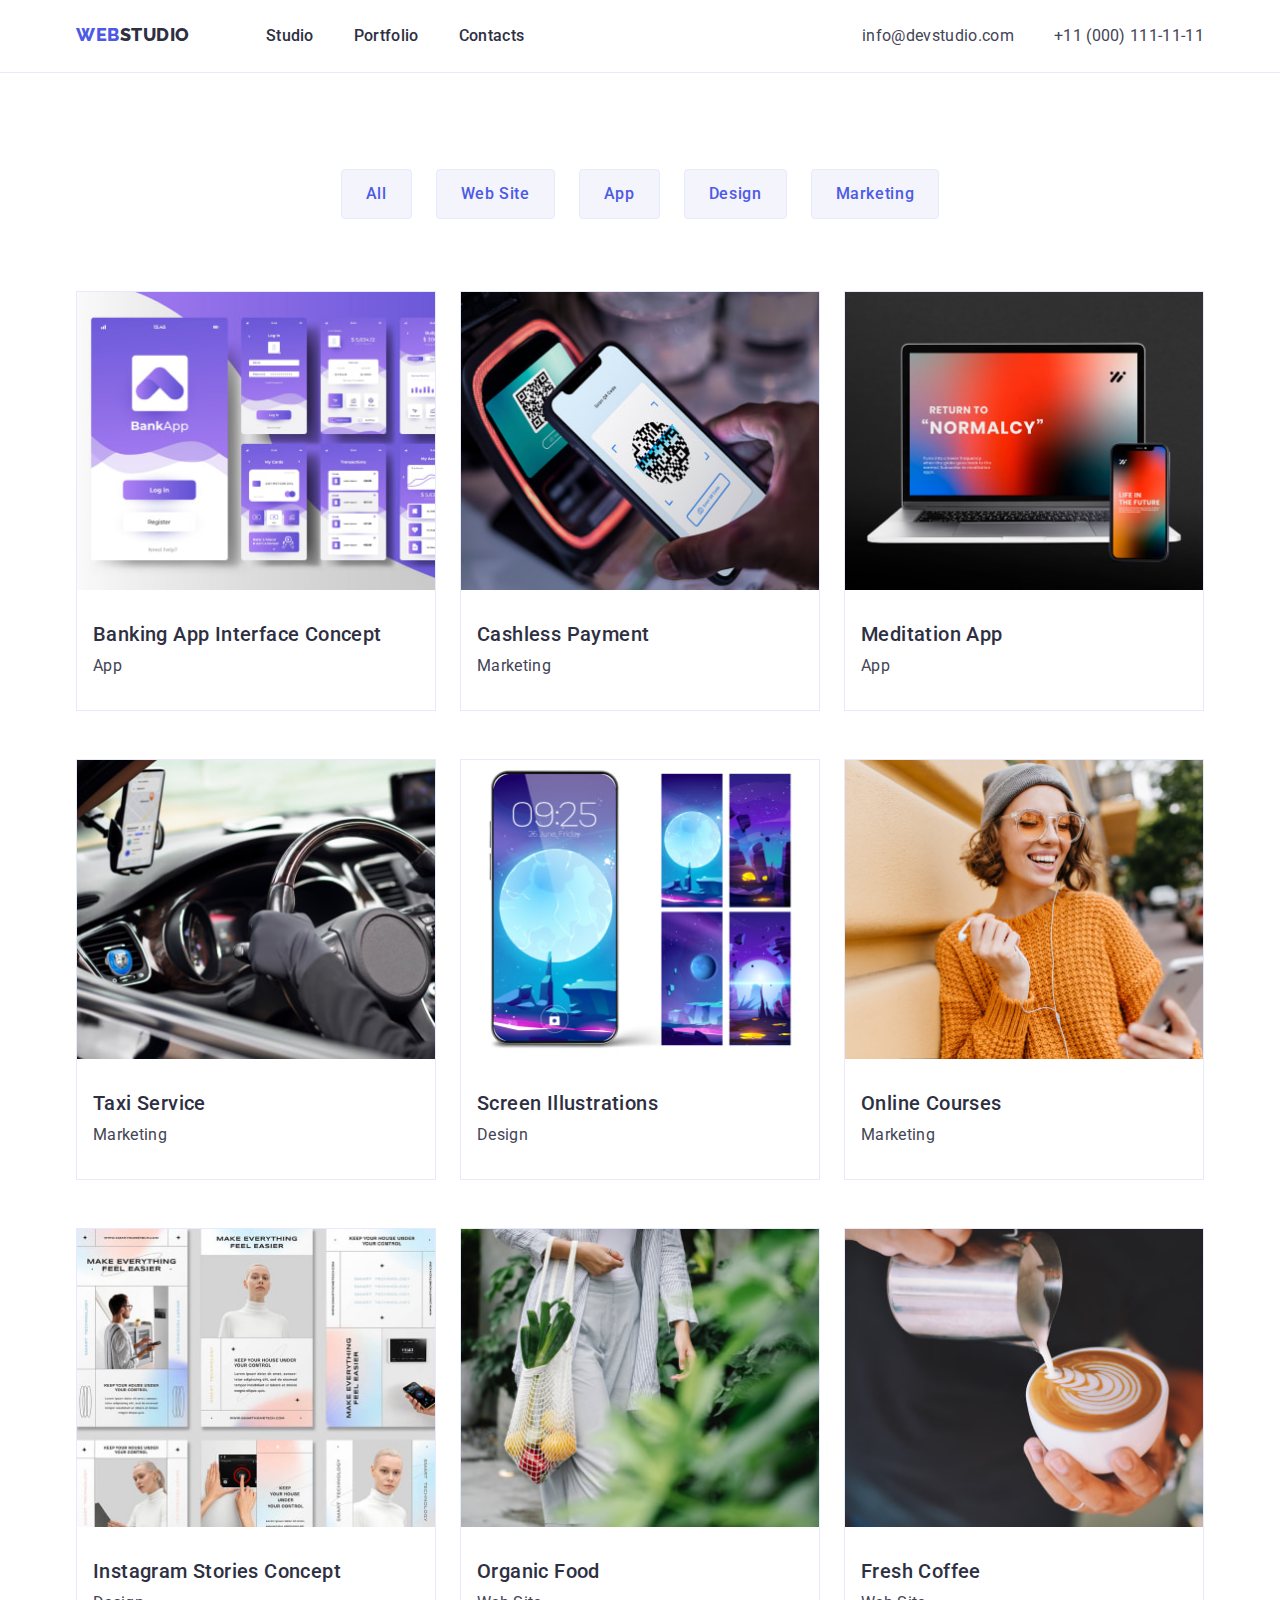
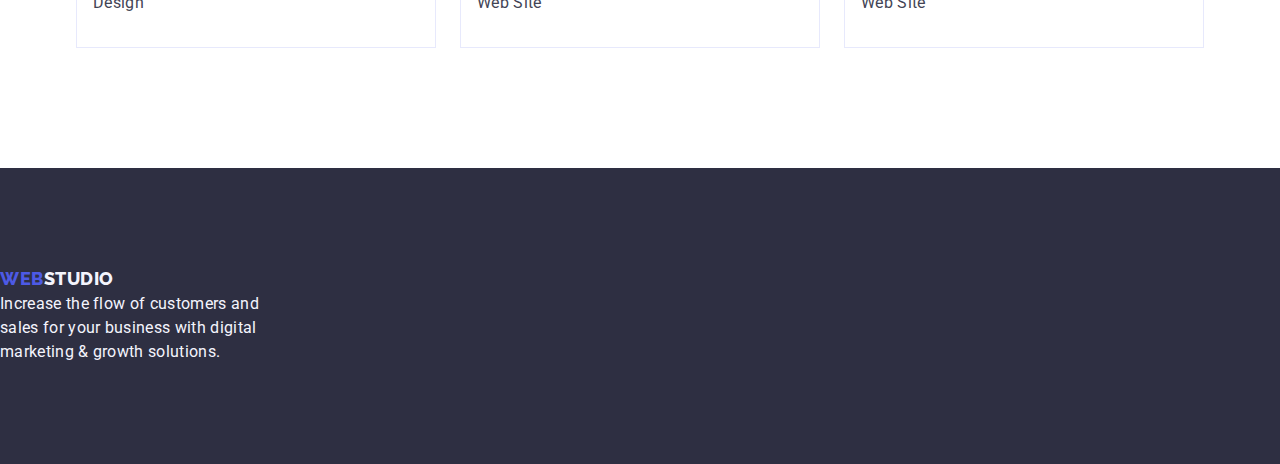
<file: portfolio.html>
<!DOCTYPE html>
<html lang="en">
  <head>
    <meta charset="UTF-8" />
    <meta name="viewport" content="width=device-width, initial-scale=1.0" />

    <!-- Fonts -->
    <link rel="preconnect" href="https://fonts.googleapis.com" />
    <link rel="preconnect" href="https://fonts.gstatic.com" crossorigin />
    <link
      href="https://fonts.googleapis.com/css2?family=Raleway:wght@800&family=Roboto:wght@400;500;700&display=swap"
      rel="stylesheet"
    />

    <!-- Normalize -->
    <link
      rel="stylesheet"
      href="https://cdn.jsdelivr.net/npm/modern-normalize@2.0.0/modern-normalize.min.css"
    />

    <title>Portfolio</title>
    <link rel="stylesheet" href="./css/styles.css" />
  </head>

  <body>
    <!-- Header -->
    <header>
      <div class="container header-container">
        <nav class="header-nav">
          <a class="link header-logo" href="./index.html"
            >WEB<span class="header-logo-dark">STUDIO</span></a
          >
          <ul class="pages-list list">
            <li>
              <a class="link page-list-item" href="./index.html">Studio</a>
            </li>
            <li>
              <a class="link page-list-item" href="./portfolio.html"
                >Portfolio</a
              >
            </li>
            <li><a class="link page-list-item" href="">Contacts</a></li>
          </ul>
        </nav>
        <address>
          <ul class="list address-list">
            <li>
              <a class="link address-list-item" href="mailto:info@devstudio.com"
                >info@devstudio.com</a
              >
            </li>
            <li>
              <a class="link address-list-item" href="tel:+110001111111"
                >+11 (000) 111-11-11</a
              >
            </li>
          </ul>
        </address>
      </div>
    </header>
    <!-- Main -->
    <main>
      <!-- Filters section -->
      <section class="filters">
        <h1 hidden>Filters section</h1>
        <ul class="list filters-btn-list">
          <li>
            <button class="filters-btn" type="button">All</button>
          </li>
          <li>
            <button class="filters-btn" type="button">Web Site</button>
          </li>
          <li>
            <button class="filters-btn" type="button">App</button>
          </li>
          <li>
            <button class="filters-btn" type="button">Design</button>
          </li>
          <li>
            <button class="filters-btn" type="button">Marketing</button>
          </li>
        </ul>
      </section>
      <!-- Project section -->
      <section class="project">
        <div class="container">
          <ul class="list project-list">
            <!-- Project card 1 -->
            <li class="project-list-item">
              <a class="link" href="">
                <img
                  src="./images/p-card-1.jpg"
                  alt="interface"
                  width="360"
                  height="300"
                />
                <h2 class="project-card-title">
                  Banking App Interface Concept
                </h2>
                <p class="project-card-text">App</p>
              </a>
            </li>
            <!-- Project card 2 -->
            <li class="project-list-item">
              <a class="link" href="">
                <img
                  src="./images/p-card-2.jpg"
                  alt="payment"
                  width="360"
                  height="300"
                />
                <h2 class="project-card-title">Cashless Payment</h2>
                <p class="project-card-text">Marketing</p>
              </a>
            </li>
            <!-- Project card 3 -->
            <li class="project-list-item">
              <a class="link" href="">
                <img
                  src="./images/p-card-3.jpg"
                  alt="devices"
                  width="360"
                  height="300"
                />
                <h2 class="project-card-title">Meditation App</h2>
                <p class="project-card-text">App</p>
              </a>
            </li>
            <!-- Project card 4 -->
            <li class="project-list-item">
              <a class="link" href="">
                <img
                  src="./images/p-card-4.jpg"
                  alt="taxi"
                  width="360"
                  height="300"
                />
                <h2 class="project-card-title">Taxi Service</h2>
                <p class="project-card-text">Marketing</p>
              </a>
            </li>
            <!-- Project card 5 -->
            <li class="project-list-item">
              <a class="link" href="">
                <img
                  src="./images/p-card-5.jpg"
                  alt="illustrations"
                  width="360"
                  height="300"
                />
                <h2 class="project-card-title">Screen Illustrations</h2>
                <p class="project-card-text">Design</p>
              </a>
            </li>
            <!-- Project card 6 -->
            <li class="project-list-item">
              <a class="link" href="">
                <img
                  src="./images/p-card-6.jpg"
                  alt="girl"
                  width="360"
                  height="300"
                />
                <h2 class="project-card-title">Online Courses</h2>
                <p class="project-card-text">Marketing</p>
              </a>
            </li>
            <!-- Project card 7 -->
            <li class="project-list-item">
              <a class="link" href="">
                <img
                  src="./images/p-card-7.jpg"
                  alt="concept"
                  width="360"
                  height="300"
                />
                <h2 class="project-card-title">Instagram Stories Concept</h2>
                <p class="project-card-text">Design</p>
              </a>
            </li>
            <!-- Project card 8 -->
            <li class="project-list-item">
              <a class="link" href="">
                <img
                  src="./images/p-card-8.jpg"
                  alt="food"
                  width="360"
                  height="300"
                />
                <h2 class="project-card-title">Organic Food</h2>
                <p class="project-card-text">Web Site</p>
              </a>
            </li>
            <!-- Project card 9 -->
            <li class="project-list-item">
              <a class="link" href="">
                <img
                  src="./images/p-card-9.jpg"
                  alt="coffee"
                  width="360"
                  height="300"
                />
                <h2 class="project-card-title">Fresh Coffee</h2>
                <p class="project-card-text">Web Site</p>
              </a>
            </li>
          </ul>
        </div>
      </section>
    </main>
    <!-- Footer -->
    <footer class="footer">
      <a class="link footer-logo" href="./index.html"
        >WEB<span class="footer-logo-light">STUDIO</span></a
      >
      <p class="footer-text">
        Increase the flow of customers and sales for your business with digital
        marketing & growth solutions.
      </p>
    </footer>
  </body>
</html>
</file>
<file: css/styles.css>
:root {
  --primary-light: #ffffff; /* white */
  --secondary-light: #f4f4fd; /* cloud */
  --primary-dark: #2e2f42; /* navy-blue */
  --secondary-dark: #434455; /* slate */
  --accent: #4d5ae5; /* iris */
  --accent-active: #404bbf; /* ocean */
  --dairy: #fcfcfc;
  --grey: #2e2f42;
  --navy-blue-modal: #2e2f42;
  --cornflower: #e7e9fc;
  --light-slate: #8e8f99;
  --green: #31d0aa;
}

*,
*::after,
*::before {
  box-sizing: border-box;
}

/* RESET */

.link {
  text-decoration: none;
}
.list {
  list-style-type: none;
  margin: 0;
  padding-left: 0;
}

h1,
h2,
h3,
h4,
h5,
h6,
p {
  margin: 0;
}

img {
  display: block;
  max-width: 100%;
  height: auto;
}

body {
  font-family: "Roboto", sans-serif;
  color: var(--secondary-dark);
  background-color: var(--primary-light);
  font-style: normal;
  font-size: 16px;
  font-weight: 400;
  line-height: 1.5;
  letter-spacing: 0.03em;
}

.container {
  width: 1158px;
  margin: 0 auto;
  padding: 0 15px;
  /* outline: 2px solid rgb(98, 0, 255); */
}
section {
  /* outline: 3px solid red; */
}
.visually-hidden {
  position: absolute;
  width: 1px;
  height: 1px;
  margin: -1px;
  border: 0;
  padding: 0;

  white-space: nowrap;
  clip-path: inset(100%);
  clip: rect(0 0 0 0);
  overflow: hidden;
}

/* Header */

header {
  border-bottom: 1px solid var(--cornflower);
}

.header-container {
  display: flex;
  justify-content: space-between;
  align-items: center;
}

.header-nav {
  display: flex;
}

.header-logo {
  color: var(--accent);
  font-family: "Raleway", sans-serif;
  font-size: 18px;
  font-style: normal;
  font-weight: 800;
  line-height: 1.17;
  text-transform: uppercase;
  letter-spacing: 0.03em;

  display: block;
  padding-top: 24px;
  padding-bottom: 24px;
  margin-right: 76px;
}

.header-logo-dark {
  color: var(--primary-dark);
  font-family: "Raleway", sans-serif;
  font-size: 18px;
  font-style: normal;
  font-weight: 800;
  line-height: 1.17;
  text-transform: uppercase;
  letter-spacing: 0.03em;
}

.pages-list {
  display: flex;
  gap: 40px;
}

.page-list-item {
  color: var(--primary-dark);
  font-size: 16px;
  font-style: normal;
  font-weight: 500;
  line-height: 1.5;
  letter-spacing: 0.02em;

  display: block;
  padding-top: 24px;
  padding-bottom: 24px;
}
.page-list-item:hover,
.page-list-item:focus {
  color: var(--accent-active);
}

.address-list {
  display: flex;
  gap: 40px;
}

.address-list-item {
  color: var(--secondary-dark);
  font-size: 16px;
  font-style: normal;
  font-weight: 400;
  line-height: 1.5;
  letter-spacing: 0.02em;
}

.address-list-item:hover,
.address-list-item:focus {
  color: var(--accent-active);
}

/* Hero */

.hero {
  background-color: var(--primary-dark);
  padding: 188px 0;
}

.hero-title {
  color: var(--primary-light);
  font-weight: 700;
  font-size: 56px;
  line-height: 1.07;
  letter-spacing: 0.02em;
  text-align: center;

  width: 496px;
  margin-bottom: 48px;
  margin-left: auto;
  margin-right: auto;
}

.hero-btn {
  color: var(--primary-light);
  background-color: var(--accent);
  font-family: Roboto, sans-serif;
  font-weight: 500;
  font-size: 16px;
  font-style: normal;
  line-height: 1.5;
  letter-spacing: 0.04em;
  cursor: pointer;

  display: block;
  margin-left: auto;
  margin-right: auto;
  padding: 16px 32px;

  border: 0 solid transparent;
  border-radius: 4px;
}

.hero-btn:hover,
.hero-btn:focus {
  color: var(--accent-active);
}

/* Features */

.features-section {
  padding-top: 120px;
}

.features-list {
  display: flex;
  gap: 24px;
}

.features-list-item {
  flex-basis: calc((100% - 3 * 24px) / 4);
}

.features-list-title {
  color: var(--primary-dark);
  font-weight: 500;
  font-size: 20px;
  line-height: 1.2;
  letter-spacing: 0.02em;

  margin-bottom: 8px;
}
.features-list-text {
  font-size: 16px;
  font-style: normal;
  font-weight: 400;
  line-height: 1.5;
  letter-spacing: 0.02em;
}

/* What we are doing */

.doing-section {
  padding: 120px 0;
}

.doing-list {
  display: flex;
  gap: 24px;
}

.doing-list-item {
  flex-basis: calc((100% - 24px * 2) / 3);
}

.doing-section-title {
  color: var(--primary-dark);
  font-size: 36px;
  font-style: normal;
  font-weight: 700;
  line-height: 1.11;
  letter-spacing: 0.02em;
  text-transform: capitalize;

  text-align: center;
  margin-bottom: 72px;
}

/* Our team */
.team {
  background-color: var(--secondary-light);
  padding: 120px 0;
}

.team-list {
  display: flex;
  gap: 24px;
  text-align: center;
}

.team-list-item {
  background-color: var(--primary-light);
  border-radius: 0px 0px 4px 4px;

  flex-basis: calc((100% - 3 * 24px) / 4);
}

.team-title {
  color: var(--primary-dark);
  font-size: 36px;
  font-style: normal;
  font-weight: 700;
  line-height: 1.11;
  letter-spacing: 0.02em;
  text-transform: capitalize;

  text-align: center;
  margin-bottom: 72px;
}

.team-list-title {
  color: var(--primary-dark);
  font-weight: 500;
  font-size: 20px;
  line-height: 1.2;
  letter-spacing: 0.02em;

  margin-top: 32px;
  margin-bottom: 8px;
}

.team-list-text {
  font-size: 16px;
  font-style: normal;
  font-weight: 400;
  line-height: 1.5;
  letter-spacing: 0.02em;

  margin-bottom: 32px;
}

/* Footer */
.footer {
  background-color: var(--primary-dark);
  padding: 100px 0;
}
.footer-logo {
  color: var(--accent);
  font-family: "Raleway", sans-serif;
  font-size: 18px;
  font-style: normal;
  font-weight: 800;
  line-height: 1.17;
  letter-spacing: 0.03em;
  text-transform: uppercase;

  margin-bottom: 16px;
}
.footer-logo-light {
  color: var(--secondary-light);
  font-family: "Raleway", sans-serif;
  font-size: 18px;
  font-style: normal;
  font-weight: 800;
  line-height: 1.17;
  letter-spacing: 0.03em;
  text-transform: uppercase;
}

.footer-text {
  color: var(--secondary-light);
  font-style: normal;
  line-height: 1.5;
  letter-spacing: 0.02em;

  width: 264px;
}

/* Portfolio page */

.filters {
  margin-top: 96px;
  margin-bottom: 72px;
}

.filters-btn-list {
  display: flex;
  gap: 24px;
  justify-content: center;
}

.filters-btn {
  color: var(--accent);
  background-color: var(--secondary-light);
  text-align: center;
  font-family: Roboto;
  font-size: 16px;
  font-style: normal;
  font-weight: 500;
  line-height: 1.5;
  letter-spacing: 0.04em;
  cursor: pointer;

  padding: 12px 24px;
  border-radius: 4px;
  border: 1px solid var(--cornflower);
}
.filters-btn:hover,
.filters-btn:focus {
  color: var(--primary-light);
  background-color: var(--accent-active);
}

.project-list {
  display: flex;
  flex-wrap: wrap;
  row-gap: 48px;
  column-gap: 24px;
}

.project {
  margin-bottom: 120px;
}

.project-card-title {
  color: var(--primary-dark);
  font-size: 20px;
  font-style: normal;
  font-weight: 500;
  line-height: 1.2;
  letter-spacing: 0.02em;

  margin-top: 32px;
  margin-bottom: 8px;
  padding-left: 16px;
}
.project-card-text {
  color: var(--secondary-dark);
  font-size: 16px;
  font-style: normal;
  font-weight: 400;
  line-height: 1.5;
  letter-spacing: 0.02em;

  margin-bottom: 32px;
  padding-left: 16px;
}

.project-list-item {
  border: 1px solid var(--cornflower);
  flex-basis: calc((100% - 24px * 2) / 3);
}
</file>
